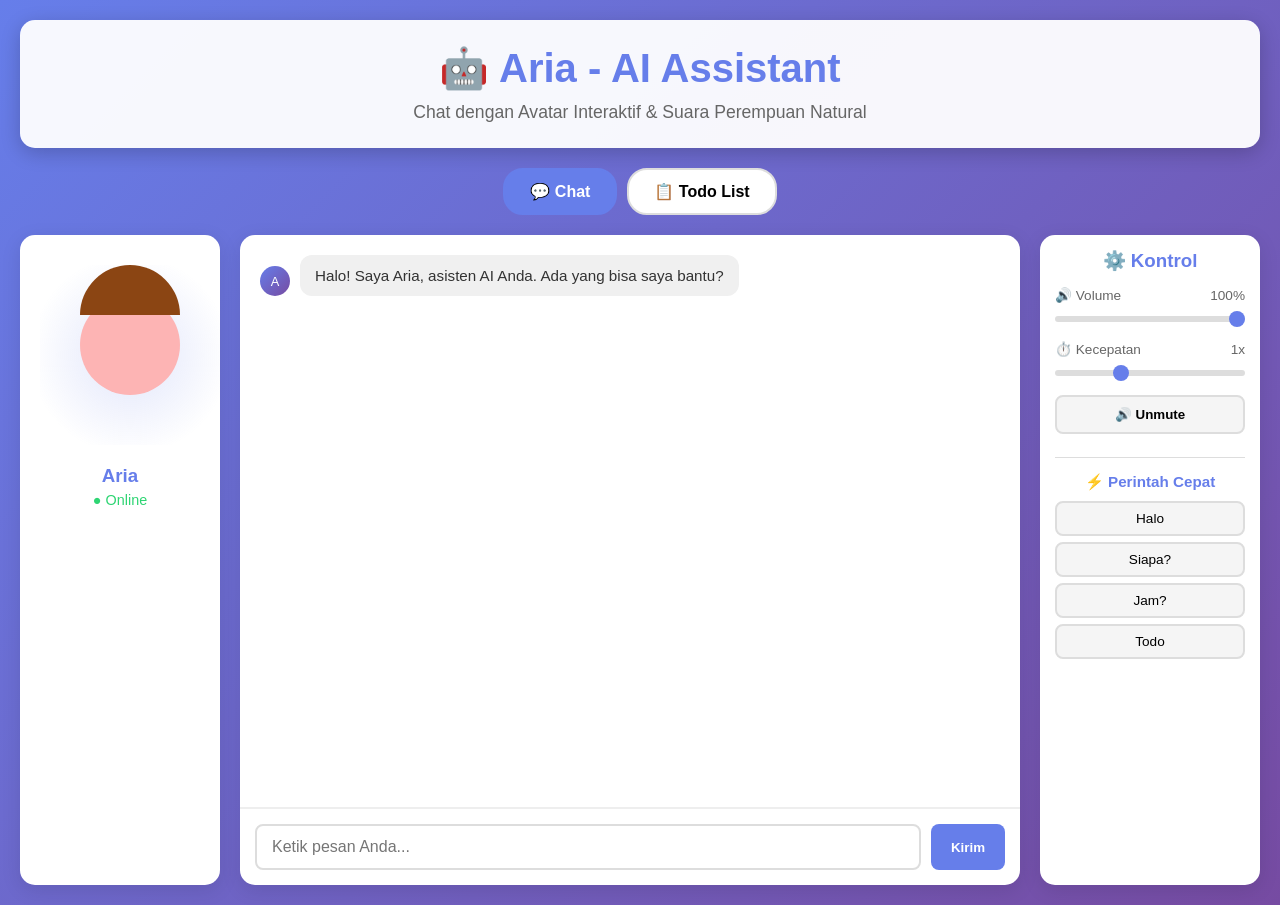
<file: avatar_voice.html>
<!DOCTYPE html>
<html lang="id">
<head>
    <meta charset="UTF-8">
    <meta name="viewport" content="width=device-width, initial-scale=1.0">
    <title>🤖 Aria - AI Assistant dengan Voice & Avatar</title>
    <style>
        * {
            margin: 0;
            padding: 0;
            box-sizing: border-box;
        }

        body {
            font-family: 'Segoe UI', Tahoma, Geneva, Verdana, sans-serif;
            background: linear-gradient(135deg, #667eea 0%, #764ba2 100%);
            min-height: 100vh;
            padding: 20px;
        }

        .container {
            max-width: 1400px;
            margin: 0 auto;
        }

        /* Header */
        header {
            background: rgba(255, 255, 255, 0.95);
            border-radius: 15px;
            padding: 25px;
            margin-bottom: 20px;
            box-shadow: 0 5px 20px rgba(0, 0, 0, 0.2);
            text-align: center;
        }

        header h1 {
            color: #667eea;
            font-size: 2.5em;
            margin-bottom: 10px;
        }

        header p {
            color: #666;
            font-size: 1.1em;
        }

        /* Navigation */
        .nav-tabs {
            display: flex;
            gap: 10px;
            margin-bottom: 20px;
            flex-wrap: wrap;
            justify-content: center;
        }

        .nav-btn {
            padding: 12px 25px;
            background: white;
            border: 2px solid #ddd;
            border-radius: 20px;
            cursor: pointer;
            font-weight: 600;
            font-size: 1em;
            transition: all 0.3s;
        }

        .nav-btn:hover {
            border-color: #667eea;
            color: #667eea;
        }

        .nav-btn.active {
            background: #667eea;
            color: white;
            border-color: #667eea;
        }

        /* Tab Content */
        .tab-content {
            display: none;
            animation: fadeIn 0.3s;
        }

        .tab-content.active {
            display: block;
        }

        @keyframes fadeIn {
            from { opacity: 0; }
            to { opacity: 1; }
        }

        /* Chat Section */
        .chat-section {
            display: grid;
            grid-template-columns: 200px 1fr 220px;
            gap: 20px;
            height: 650px;
        }

        /* Avatar Box */
        .avatar-box {
            background: white;
            border-radius: 15px;
            padding: 20px;
            text-align: center;
            box-shadow: 0 5px 20px rgba(0, 0, 0, 0.1);
            display: flex;
            flex-direction: column;
            align-items: center;
            justify-content: flex-start;
        }

        #avatarCanvas {
            width: 180px;
            height: 180px;
            margin: 10px auto;
        }

        .avatar-info {
            margin-top: 10px;
        }

        .avatar-info h3 {
            color: #667eea;
            margin-bottom: 5px;
        }

        .status {
            color: #2ed573;
            font-size: 0.9em;
        }

        /* Chat Box */
        .chat-box {
            background: white;
            border-radius: 15px;
            display: flex;
            flex-direction: column;
            box-shadow: 0 5px 20px rgba(0, 0, 0, 0.1);
        }

        .chat-messages {
            flex: 1;
            overflow-y: auto;
            padding: 20px;
            display: flex;
            flex-direction: column;
            gap: 15px;
        }

        .message {
            display: flex;
            align-items: flex-end;
            gap: 10px;
            animation: slideIn 0.3s;
        }

        @keyframes slideIn {
            from { opacity: 0; transform: translateY(10px); }
            to { opacity: 1; transform: translateY(0); }
        }

        .message.user {
            justify-content: flex-end;
        }

        .message-content {
            max-width: 70%;
            padding: 12px 15px;
            border-radius: 12px;
            word-wrap: break-word;
            font-size: 0.95em;
        }

        .message.user .message-content {
            background: #667eea;
            color: white;
        }

        .message.ai .message-content {
            background: #f0f0f0;
            color: #333;
        }

        .message-avatar {
            width: 30px;
            height: 30px;
            border-radius: 50%;
            background: linear-gradient(135deg, #667eea 0%, #764ba2 100%);
            display: flex;
            align-items: center;
            justify-content: center;
            color: white;
            font-size: 0.8em;
        }

        .chat-input {
            padding: 15px;
            border-top: 2px solid #eee;
            display: flex;
            gap: 10px;
            flex-wrap: wrap;
        }

        .chat-input input {
            flex: 1;
            min-width: 150px;
            padding: 12px 15px;
            border: 2px solid #ddd;
            border-radius: 8px;
            font-size: 1em;
        }

        .chat-input input:focus {
            outline: none;
            border-color: #667eea;
        }

        .chat-input button {
            padding: 12px 20px;
            background: #667eea;
            color: white;
            border: none;
            border-radius: 8px;
            cursor: pointer;
            font-weight: bold;
            transition: all 0.3s;
        }

        .chat-input button:hover {
            background: #764ba2;
            transform: translateY(-2px);
        }

        /* Control Panel */
        .control-panel {
            background: white;
            border-radius: 15px;
            padding: 15px;
            box-shadow: 0 5px 20px rgba(0, 0, 0, 0.1);
        }

        .control-panel h3 {
            color: #667eea;
            margin-bottom: 15px;
            text-align: center;
        }

        .control-group {
            margin-bottom: 15px;
        }

        .control-label {
            font-size: 0.85em;
            color: #666;
            margin-bottom: 5px;
            display: flex;
            align-items: center;
            justify-content: space-between;
        }

        .control-group input[type="range"] {
            width: 100%;
            height: 6px;
            border-radius: 3px;
            background: #ddd;
            outline: none;
            -webkit-appearance: none;
        }

        .control-group input[type="range"]::-webkit-slider-thumb {
            -webkit-appearance: none;
            appearance: none;
            width: 16px;
            height: 16px;
            border-radius: 50%;
            background: #667eea;
            cursor: pointer;
        }

        .control-group input[type="range"]::-moz-range-thumb {
            width: 16px;
            height: 16px;
            border-radius: 50%;
            background: #667eea;
            cursor: pointer;
            border: none;
        }

        .control-btn {
            width: 100%;
            padding: 10px;
            background: #f5f5f5;
            border: 2px solid #ddd;
            border-radius: 8px;
            cursor: pointer;
            margin-bottom: 8px;
            font-weight: 600;
            transition: all 0.3s;
        }

        .control-btn:hover {
            background: #667eea;
            color: white;
            border-color: #667eea;
        }

        .control-btn.active {
            background: #667eea;
            color: white;
            border-color: #667eea;
        }

        .cmd-btn {
            width: 100%;
            padding: 8px;
            background: #f5f5f5;
            border: 2px solid #ddd;
            border-radius: 8px;
            cursor: pointer;
            margin-bottom: 6px;
            font-size: 0.85em;
            transition: all 0.3s;
        }

        .cmd-btn:hover {
            background: #667eea;
            color: white;
            border-color: #667eea;
        }

        /* Todo Section */
        .todo-section {
            max-width: 900px;
            margin: 0 auto;
        }

        .stats-grid {
            display: grid;
            grid-template-columns: repeat(auto-fit, minmax(150px, 1fr));
            gap: 15px;
            margin-bottom: 20px;
        }

        .stat-card {
            background: white;
            border-radius: 12px;
            padding: 20px;
            text-align: center;
            box-shadow: 0 3px 10px rgba(0, 0, 0, 0.1);
        }

        .stat-icon {
            font-size: 2em;
            margin-bottom: 10px;
        }

        .stat-label {
            color: #999;
            font-size: 0.9em;
            margin-bottom: 5px;
        }

        .stat-value {
            color: #667eea;
            font-size: 2em;
            font-weight: bold;
        }

        .form-section {
            background: white;
            border-radius: 15px;
            padding: 25px;
            margin-bottom: 20px;
            box-shadow: 0 5px 20px rgba(0, 0, 0, 0.1);
        }

        .form-section h2 {
            color: #667eea;
            margin-bottom: 20px;
        }

        .form-group {
            margin-bottom: 15px;
        }

        .form-row {
            display: grid;
            grid-template-columns: repeat(auto-fit, minmax(150px, 1fr));
            gap: 15px;
        }

        .form-group input,
        .form-group textarea,
        .form-group select {
            width: 100%;
            padding: 12px 15px;
            border: 2px solid #ddd;
            border-radius: 8px;
            font-size: 1em;
            font-family: inherit;
        }

        .form-group input:focus,
        .form-group textarea:focus,
        .form-group select:focus {
            outline: none;
            border-color: #667eea;
        }

        .btn-primary {
            width: 100%;
            padding: 15px;
            background: linear-gradient(135deg, #667eea 0%, #764ba2 100%);
            color: white;
            border: none;
            border-radius: 8px;
            font-size: 1.1em;
            font-weight: bold;
            cursor: pointer;
            transition: all 0.3s;
        }

        .btn-primary:hover {
            transform: translateY(-2px);
            box-shadow: 0 5px 15px rgba(102, 126, 234, 0.4);
        }

        .filter-btns {
            display: flex;
            gap: 10px;
            margin-bottom: 20px;
            flex-wrap: wrap;
        }

        .filter-btn {
            padding: 10px 20px;
            background: white;
            border: 2px solid #ddd;
            border-radius: 20px;
            cursor: pointer;
            font-weight: 500;
        }

        .filter-btn.active {
            background: #667eea;
            color: white;
            border-color: #667eea;
        }

        .todo-list {
            background: white;
            border-radius: 15px;
            padding: 20px;
            box-shadow: 0 5px 20px rgba(0, 0, 0, 0.1);
        }

        .todo-item {
            display: flex;
            align-items: center;
            gap: 15px;
            padding: 15px;
            background: #f9f9f9;
            border-radius: 10px;
            border-left: 5px solid #ddd;
            margin-bottom: 10px;
        }

        .todo-item.priority-high {
            border-left-color: #ff4757;
            background: rgba(255, 71, 87, 0.05);
        }

        .todo-item.priority-medium {
            border-left-color: #ffa502;
        }

        .todo-item.priority-low {
            border-left-color: #2ed573;
        }

        .todo-item.completed {
            opacity: 0.5;
        }

        .todo-item input[type="checkbox"] {
            width: 24px;
            height: 24px;
            cursor: pointer;
        }

        .todo-content {
            flex: 1;
        }

        .todo-title {
            font-weight: bold;
            margin-bottom: 5px;
        }

        .todo-item.completed .todo-title {
            text-decoration: line-through;
            color: #999;
        }

        .todo-meta {
            display: flex;
            gap: 8px;
            font-size: 0.85em;
        }

        .badge {
            background: #e8f0ff;
            color: #667eea;
            padding: 4px 10px;
            border-radius: 8px;
        }

        .btn-delete {
            background: #fff0f0;
            color: #ff4757;
            border: none;
            padding: 8px 12px;
            border-radius: 6px;
            cursor: pointer;
        }

        .btn-delete:hover {
            background: #ff4757;
            color: white;
        }

        .empty-state {
            text-align: center;
            padding: 40px;
            color: #999;
        }

        /* Responsive */
        @media (max-width: 1024px) {
            .chat-section {
                grid-template-columns: 1fr;
                height: auto;
            }
        }

        @media (max-width: 768px) {
            header h1 {
                font-size: 1.8em;
            }

            .chat-section {
                grid-template-columns: 1fr;
            }

            .stats-grid {
                grid-template-columns: 1fr 1fr;
            }
        }
    </style>
</head>
<body>
    <div class="container">
        <!-- Header -->
        <header>
            <h1>🤖 Aria - AI Assistant</h1>
            <p>Chat dengan Avatar Interaktif & Suara Perempuan Natural</p>
        </header>

        <!-- Navigation -->
        <div class="nav-tabs">
            <button class="nav-btn active" onclick="switchTab('chat')">💬 Chat</button>
            <button class="nav-btn" onclick="switchTab('todo')">📋 Todo List</button>
        </div>

        <!-- Chat Tab -->
        <div id="chat" class="tab-content active">
            <div class="chat-section">
                <!-- Avatar -->
                <div class="avatar-box">
                    <canvas id="avatarCanvas"></canvas>
                    <div class="avatar-info">
                        <h3>Aria</h3>
                        <p class="status">● Online</p>
                    </div>
                </div>

                <!-- Chat -->
                <div class="chat-box">
                    <div class="chat-messages" id="chatMessages">
                        <div class="message ai">
                            <div class="message-avatar">A</div>
                            <div class="message-content">Halo! Saya Aria, asisten AI Anda. Ada yang bisa saya bantu?</div>
                        </div>
                    </div>
                    <div class="chat-input">
                        <input type="text" id="chatInput" placeholder="Ketik pesan Anda...">
                        <button onclick="sendMessage()">Kirim</button>
                    </div>
                </div>

                <!-- Controls -->
                <div class="control-panel">
                    <h3>⚙️ Kontrol</h3>

                    <div class="control-group">
                        <div class="control-label">
                            <span>🔊 Volume</span>
                            <span id="volumeValue">100%</span>
                        </div>
                        <input type="range" id="volumeSlider" min="0" max="100" value="100" 
                               oninput="updateVolume(this.value)">
                    </div>

                    <div class="control-group">
                        <div class="control-label">
                            <span>⏱️ Kecepatan</span>
                            <span id="speedValue">1x</span>
                        </div>
                        <input type="range" id="speedSlider" min="0.5" max="2" step="0.5" value="1" 
                               oninput="updateSpeed(this.value)">
                    </div>

                    <button class="control-btn" id="muteBtn" onclick="toggleMute()">🔊 Unmute</button>

                    <hr style="margin: 15px 0; border: none; border-top: 1px solid #ddd;">

                    <h3 style="font-size: 0.95em; margin-bottom: 10px;">⚡ Perintah Cepat</h3>
                    <button class="cmd-btn" onclick="sendPredefinedMessage('Halo Aria')">Halo</button>
                    <button class="cmd-btn" onclick="sendPredefinedMessage('Siapa nama kamu?')">Siapa?</button>
                    <button class="cmd-btn" onclick="sendPredefinedMessage('Jam berapa?')">Jam?</button>
                    <button class="cmd-btn" onclick="sendPredefinedMessage('Lihat todo')">Todo</button>
                </div>
            </div>
        </div>

        <!-- Todo Tab -->
        <div id="todo" class="tab-content">
            <div class="todo-section">
                <!-- Stats -->
                <div class="stats-grid">
                    <div class="stat-card">
                        <div class="stat-icon">📊</div>
                        <div class="stat-label">Total</div>
                        <div class="stat-value" id="statTotal">0</div>
                    </div>
                    <div class="stat-card">
                        <div class="stat-icon">✅</div>
                        <div class="stat-label">Selesai</div>
                        <div class="stat-value" id="statCompleted">0</div>
                    </div>
                    <div class="stat-card">
                        <div class="stat-icon">⏳</div>
                        <div class="stat-label">Pending</div>
                        <div class="stat-value" id="statPending">0</div>
                    </div>
                    <div class="stat-card">
                        <div class="stat-icon">🔴</div>
                        <div class="stat-label">High Priority</div>
                        <div class="stat-value" id="statHighPriority">0</div>
                    </div>
                </div>

                <!-- Add Todo -->
                <div class="form-section">
                    <h2>➕ Tambah Todo Baru</h2>
                    <form onsubmit="addTodo(event)">
                        <div class="form-group">
                            <input type="text" id="todoTitle" placeholder="Apa yang perlu dikerjakan?" required>
                        </div>

                        <div class="form-row">
                            <div class="form-group">
                                <select id="todoPriority">
                                    <option value="low">🟢 Low Priority</option>
                                    <option value="medium" selected>🟡 Medium Priority</option>
                                    <option value="high">🔴 High Priority</option>
                                </select>
                            </div>

                            <div class="form-group">
                                <select id="todoCategory">
                                    <option value="general">General</option>
                                    <option value="pekerjaan">Pekerjaan</option>
                                    <option value="belajar">Belajar</option>
                                    <option value="belanja">Belanja</option>
                                </select>
                            </div>

                            <div class="form-group">
                                <input type="date" id="todoDueDate">
                            </div>
                        </div>

                        <button type="submit" class="btn-primary">➕ Tambah</button>
                    </form>
                </div>

                <!-- Filter -->
                <div class="filter-btns">
                    <button class="filter-btn active" onclick="filterTodos('all')">Semua</button>
                    <button class="filter-btn" onclick="filterTodos('pending')">Pending</button>
                    <button class="filter-btn" onclick="filterTodos('completed')">Selesai</button>
                    <button class="filter-btn" onclick="filterTodos('high')">High Priority</button>
                </div>

                <!-- Todo List -->
                <div class="todo-list">
                    <div id="todoList"></div>
                </div>
            </div>
        </div>
    </div>

    <script>
        // ===== AVATAR DRAWING =====
        const canvas = document.getElementById('avatarCanvas');
        const ctx = canvas.getContext('2d');

        let avatarState = 'neutral';
        let eyeBlinkFrame = 0;
        let mouthFrame = 0;

        function drawAvatar() {
            ctx.clearRect(0, 0, canvas.width, canvas.height);
            
            const cx = canvas.width / 2;
            const cy = canvas.height / 2;

            // Glow
            const gradient = ctx.createRadialGradient(cx, cy, 0, cx, cy, 100);
            gradient.addColorStop(0, 'rgba(102, 126, 234, 0.2)');
            gradient.addColorStop(1, 'rgba(102, 126, 234, 0)');
            ctx.fillStyle = gradient;
            ctx.fillRect(0, 0, canvas.width, canvas.height);

            // Head
            ctx.fillStyle = '#FDB4B4';
            ctx.beginPath();
            ctx.arc(cx, cy - 10, 50, 0, Math.PI * 2);
            ctx.fill();

            // Hair
            ctx.fillStyle = '#8B4513';
            ctx.beginPath();
            ctx.arc(cx, cy - 40, 50, 0, Math.PI, true);
            ctx.fill();

            drawEyes();
            drawMouth();

            if (avatarState === 'thinking') {
                drawThinkingPose();
            } else if (avatarState === 'listening') {
                drawListeningPose();
            } else if (avatarState === 'happy') {
                drawHappyPose();
            } else if (avatarState === 'confused') {
                drawConfusedPose();
            }

            eyeBlinkFrame++;
            mouthFrame++;
        }

        function drawEyes() {
            const cx = canvas.width / 2;
            const cy = canvas.height / 2;

            const blinkCycle = Math.floor(eyeBlinkFrame / 30) % 40;
            const blinkAmount = blinkCycle < 3 ? (3 - blinkCycle) * 15 : 0;

            ctx.fillStyle = 'white';
            ctx.beginPath();
            ctx.ellipse(cx - 15, cy - 15, 8, 12 - blinkAmount, 0, 0, Math.PI * 2);
            ctx.fill();

            ctx.beginPath();
            ctx.ellipse(cx + 15, cy - 15, 8, 12 - blinkAmount, 0, 0, Math.PI * 2);
            ctx.fill();

            ctx.fillStyle = '#333';
            ctx.beginPath();
            ctx.arc(cx - 15, cy - 15, 4, 0, Math.PI * 2);
            ctx.fill();

            ctx.beginPath();
            ctx.arc(cx + 15, cy - 15, 4, 0, Math.PI * 2);
            ctx.fill();

            ctx.fillStyle = 'white';
            ctx.beginPath();
            ctx.arc(cx - 13, cy - 17, 2, 0, Math.PI * 2);
            ctx.fill();

            ctx.beginPath();
            ctx.arc(cx + 17, cy - 17, 2, 0, Math.PI * 2);
            ctx.fill();
        }

        function drawMouth() {
            const cx = canvas.width / 2;
            const cy = canvas.height / 2;
            const mouthY = cy + 20;

            ctx.strokeStyle = '#333';
            ctx.lineWidth = 2;
            ctx.lineCap = 'round';

            if (avatarState === 'talking') {
                const openAmount = Math.sin(mouthFrame * 0.15) * 3 + 5;
                ctx.beginPath();
                ctx.ellipse(cx, mouthY, 15, openAmount, 0, 0, Math.PI);
                ctx.stroke();
                
                ctx.fillStyle = '#E08080';
                ctx.beginPath();
                ctx.ellipse(cx, mouthY + openAmount - 2, 8, 3, 0, 0, Math.PI * 2);
                ctx.fill();
            } else if (avatarState === 'happy') {
                ctx.beginPath();
                ctx.arc(cx, mouthY, 15, 0, Math.PI);
                ctx.stroke();
            } else if (avatarState === 'confused') {
                ctx.beginPath();
                ctx.arc(cx, mouthY + 5, 15, Math.PI, 0);
                ctx.stroke();
            } else {
                ctx.beginPath();
                ctx.moveTo(cx - 12, mouthY);
                ctx.lineTo(cx + 12, mouthY);
                ctx.stroke();
            }
        }

        function drawThinkingPose() {
            const cx = canvas.width / 2;
            const cy = canvas.height / 2;
            const rotation = (eyeBlinkFrame * 0.1) % (Math.PI * 2);
            
            for (let i = 0; i < 3; i++) {
                const angle = rotation + (i * Math.PI * 2 / 3);
                const x = cx + Math.cos(angle) * 40;
                const y = cy - 70 + Math.sin(angle) * 10;
                
                ctx.fillStyle = `rgba(102, 126, 234, ${0.7 - i * 0.2})`;
                ctx.beginPath();
                ctx.arc(x, y, 3, 0, Math.PI * 2);
                ctx.fill();
            }

            ctx.strokeStyle = '#667eea';
            ctx.lineWidth = 1.5;
            ctx.beginPath();
            ctx.arc(cx + 50, cy - 50, 8, 0, Math.PI * 2);
            ctx.stroke();
        }

        function drawListeningPose() {
            const cx = canvas.width / 2;
            const cy = canvas.height / 2;

            ctx.strokeStyle = '#667eea';
            ctx.lineWidth = 1.5;
            
            for (let i = 1; i <= 3; i++) {
                const waveSize = eyeBlinkFrame * 0.05 + i * 3;
                ctx.beginPath();
                ctx.arc(cx - 60, cy, waveSize, 0, Math.PI * 2);
                ctx.stroke();
            }
        }

        function drawHappyPose() {
            const cx = canvas.width / 2;
            const cy = canvas.height / 2;

            ctx.fillStyle = 'rgba(255, 192, 203, 0.5)';
            ctx.beginPath();
            ctx.ellipse(cx - 35, cy - 5, 12, 8, 0, 0, Math.PI * 2);
            ctx.fill();

            ctx.beginPath();
            ctx.ellipse(cx + 35, cy - 5, 12, 8, 0, 0, Math.PI * 2);
            ctx.fill();

            ctx.fillStyle = '#FFD700';
            for (let i = 0; i < 2; i++) {
                const sparkleX = cx - 40 + i * 80;
                const sparkleY = cy - 45;
                ctx.beginPath();
                ctx.arc(sparkleX, sparkleY, 3, 0, Math.PI * 2);
                ctx.fill();
            }
        }

        function drawConfusedPose() {
            const cx = canvas.width / 2;
            const cy = canvas.height / 2;

            ctx.strokeStyle = '#8B4513';
            ctx.lineWidth = 2.5;
            ctx.lineCap = 'round';

            ctx.beginPath();
            ctx.arc(cx - 15, cy - 30, 10, Math.PI, 0);
            ctx.stroke();

            ctx.beginPath();
            ctx.arc(cx + 15, cy - 30, 10, Math.PI, 0);
            ctx.stroke();

            ctx.fillStyle = '#667eea';
            ctx.font = 'bold 20px Arial';
            ctx.textAlign = 'center';
            ctx.fillText('?', cx + 45, cy - 40);
        }

        function setAvatarState(state) {
            avatarState = state;
            drawAvatar();
        }

        // ===== VOICE =====
        let isMuted = false;
        let currentVolume = 1.0;
        let currentRate = 1.0;

        function speak(text) {
            if (isMuted) return;

            window.speechSynthesis.cancel();

            const utterance = new SpeechSynthesisUtterance(text);
            utterance.lang = 'id-ID';
            utterance.rate = currentRate;
            utterance.volume = currentVolume;

            const voices = window.speechSynthesis.getVoices();
            const femaleVoice = voices.find(voice => 
                voice.name.includes('female') || 
                voice.name.includes('woman') ||
                voice.name.includes('Microsoft Zira')
            ) || voices[1];

            if (femaleVoice) {
                utterance.voice = femaleVoice;
            }

            utterance.onstart = () => setAvatarState('talking');
            utterance.onend = () => setAvatarState('neutral');

            window.speechSynthesis.speak(utterance);
        }

        function updateVolume(value) {
            currentVolume = value / 100;
            document.getElementById('volumeValue').textContent = value + '%';
        }

        function updateSpeed(value) {
            currentRate = parseFloat(value);
            document.getElementById('speedValue').textContent = value + 'x';
        }

        function toggleMute() {
            isMuted = !isMuted;
            const btn = document.getElementById('muteBtn');
            btn.textContent = isMuted ? '🔇 Mute' : '🔊 Unmute';
            btn.classList.toggle('active');
            window.speechSynthesis.cancel();
        }

        // ===== CHAT =====
        const aiResponses = {
            'halo': 'Halo! Saya Aria, senang bertemu Anda! 😊',
            'siapa nama kamu': 'Nama saya adalah Aria, asisten AI Anda yang siap membantu 24/7.',
            'siapa kamu': 'Saya Aria, asisten AI yang dapat membantu Anda dengan chat, todo list, dan berbagai tugas lainnya.',
            'jam berapa': 'Waktu sekarang adalah ' + new Date().toLocaleTimeString('id-ID'),
            'lihat todo': 'Saya akan menunjukkan todo list Anda di tab Todo List.',
            'apa kabar': 'Saya baik-baik saja! Bagaimana dengan Anda?',
            'terima kasih': 'Sama-sama! Senang bisa membantu Anda.',
            'default': 'Maaf, saya tidak terlalu mengerti. Coba "Halo", "Jam berapa", atau "Lihat todo".'
        };

        function getAIResponse(text) {
            text = text.toLowerCase();
            for (const [key, response] of Object.entries(aiResponses)) {
                if (text.includes(key)) {
                    return response;
                }
            }
            return aiResponses['default'];
        }

        function sendMessage() {
            const input = document.getElementById('chatInput');
            const message = input.value.trim();
            if (!message) return;

            addChatMessage('user', message);
            input.value = '';

            setAvatarState('thinking');

            setTimeout(() => {
                const response = getAIResponse(message);
                addChatMessage('ai', response);
                speak(response);
            }, 1500);
        }

        function sendPredefinedMessage(message) {
            document.getElementById('chatInput').value = message;
            sendMessage();
        }

        function addChatMessage(sender, text) {
            const messagesDiv = document.getElementById('chatMessages');
            const messageDiv = document.createElement('div');
            messageDiv.className = `message ${sender}`;
            
            const content = document.createElement('div');
            content.className = 'message-content';
            content.textContent = text;

            if (sender === 'ai') {
                const avatar = document.createElement('div');
                avatar.className = 'message-avatar';
                avatar.textContent = 'A';
                messageDiv.appendChild(avatar);
            }

            messageDiv.appendChild(content);
            messagesDiv.appendChild(messageDiv);
            messagesDiv.scrollTop = messagesDiv.scrollHeight;
        }

        // ===== TABS =====
        function switchTab(tabName) {
            document.querySelectorAll('.tab-content').forEach(tab => tab.classList.remove('active'));
            document.querySelectorAll('.nav-btn').forEach(btn => btn.classList.remove('active'));

            document.getElementById(tabName).classList.add('active');
            event.target.classList.add('active');
        }

        // ===== TODO =====
        const storage = {
            getTodos: () => JSON.parse(localStorage.getItem('todos') || '[]'),
            saveTodos: (todos) => localStorage.setItem('todos', JSON.stringify(todos)),
        };

        function addTodo(event) {
            event.preventDefault();

            const title = document.getElementById('todoTitle').value;
            const priority = document.getElementById('todoPriority').value;
            const category = document.getElementById('todoCategory').value;
            const dueDate = document.getElementById('todoDueDate').value;

            const todos = storage.getTodos();
            const newTodo = {
                id: Date.now(),
                title,
                priority,
                category,
                dueDate,
                completed: false
            };

            todos.push(newTodo);
            storage.saveTodos(todos);

            document.getElementById('todoTitle').value = '';
            document.getElementById('todoDueDate').value = '';

            updateTodoUI();
        }

        function completeTodo(id) {
            const todos = storage.getTodos();
            const todo = todos.find(t => t.id === id);
            if (todo) {
                todo.completed = !todo.completed;
                storage.saveTodos(todos);
                updateTodoUI();
            }
        }

        function deleteTodo(id) {
            const todos = storage.getTodos().filter(t => t.id !== id);
            storage.saveTodos(todos);
            updateTodoUI();
        }

        function filterTodos(filter) {
            document.querySelectorAll('.filter-btn').forEach(btn => btn.classList.remove('active'));
            event.target.classList.add('active');
            updateTodoUI(filter);
        }

        function updateTodoUI(filter = 'all') {
            const todos = storage.getTodos();
            const todoList = document.getElementById('todoList');

            let filtered = todos;
            if (filter === 'pending') filtered = todos.filter(t => !t.completed);
            else if (filter === 'completed') filtered = todos.filter(t => t.completed);
            else if (filter === 'high') filtered = todos.filter(t => t.priority === 'high');

            document.getElementById('statTotal').textContent = todos.length;
            document.getElementById('statCompleted').textContent = todos.filter(t => t.completed).length;
            document.getElementById('statPending').textContent = todos.filter(t => !t.completed).length;
            document.getElementById('statHighPriority').textContent = todos.filter(t => t.priority === 'high').length;

            if (filtered.length === 0) {
                todoList.innerHTML = '<p class="empty-state">Tidak ada todo 🎉</p>';
                return;
            }

            todoList.innerHTML = filtered.map(todo => `
                <div class="todo-item ${todo.completed ? 'completed' : ''} priority-${todo.priority}">
                    <input type="checkbox" ${todo.completed ? 'checked' : ''} onchange="completeTodo(${todo.id})">
                    <div class="todo-content">
                        <div class="todo-title">${escapeHtml(todo.title)}</div>
                        <div class="todo-meta">
                            <span class="badge">${todo.category}</span>
                            <span class="badge">${todo.priority}</span>
                            ${todo.dueDate ? `<span class="badge">📅 ${todo.dueDate}</span>` : ''}
                        </div>
                    </div>
                    <button class="btn-delete" onclick="deleteTodo(${todo.id})">🗑️</button>
                </div>
            `).join('');
        }

        function escapeHtml(text) {
            const div = document.createElement('div');
            div.textContent = text;
            return div.innerHTML;
        }

        // ===== INIT =====
        document.addEventListener('DOMContentLoaded', () => {
            canvas.width = 180;
            canvas.height = 180;

            drawAvatar();

            setInterval(() => {
                drawAvatar();
            }, 50);

            updateTodoUI();

            document.getElementById('chatInput').addEventListener('keypress', (e) => {
                if (e.key === 'Enter') sendMessage();
            });

            window.speechSynthesis.onvoiceschanged = () => {
                window.speechSynthesis.getVoices();
            };
        });
    </script>
</body>
</html>
</file>
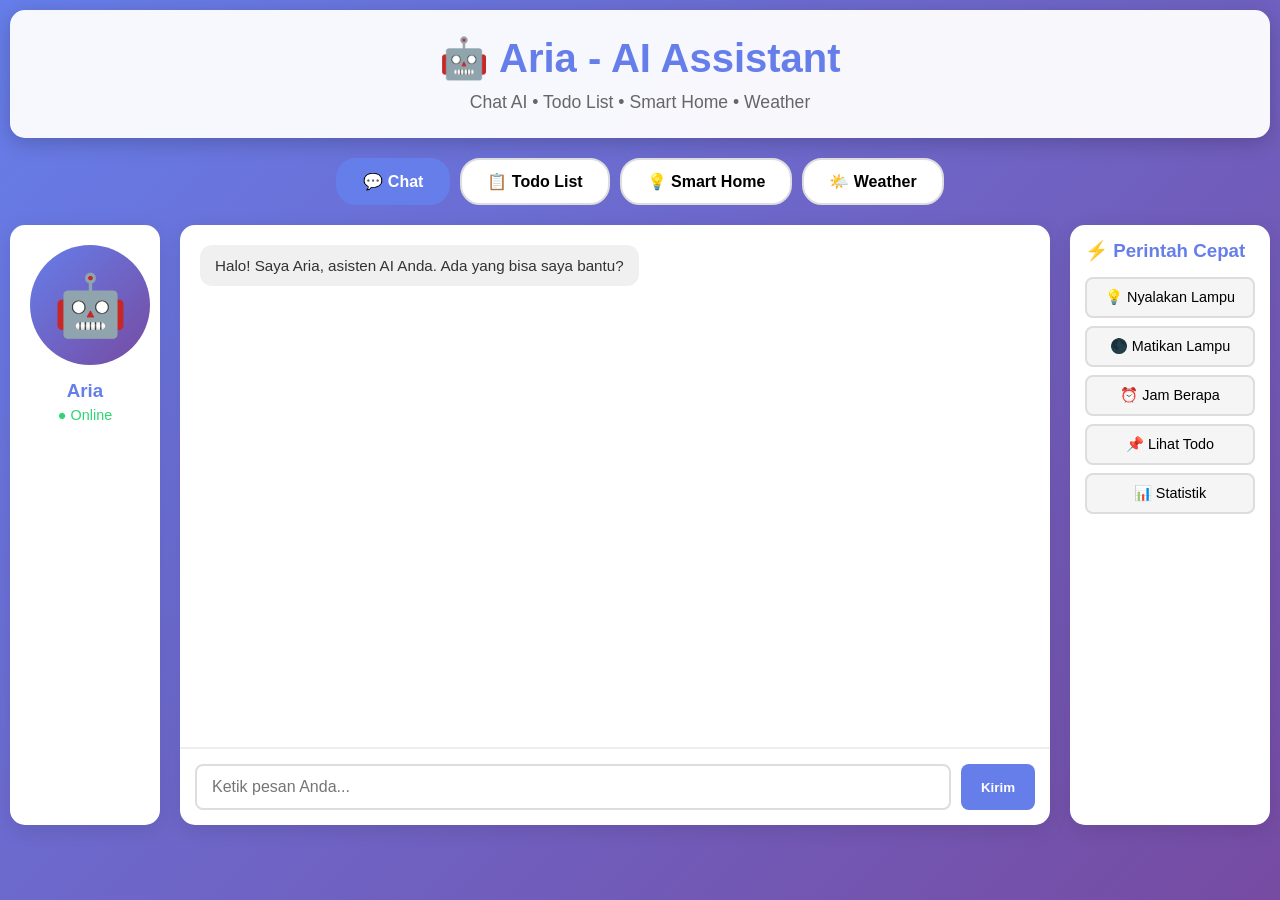
<file: standalone.html>
<!DOCTYPE html>
<html lang="id">
<head>
    <meta charset="UTF-8">
    <meta name="viewport" content="width=device-width, initial-scale=1.0">
    <title>🤖 Aria - AI Assistant Complete</title>
    <style>
        * {
            margin: 0;
            padding: 0;
            box-sizing: border-box;
        }

        body {
            font-family: 'Segoe UI', Tahoma, Geneva, Verdana, sans-serif;
            background: linear-gradient(135deg, #667eea 0%, #764ba2 100%);
            min-height: 100vh;
            padding: 10px;
        }

        .main-container {
            max-width: 1400px;
            margin: 0 auto;
        }

        /* Header */
        header {
            background: rgba(255, 255, 255, 0.95);
            border-radius: 15px;
            padding: 25px;
            margin-bottom: 20px;
            box-shadow: 0 5px 20px rgba(0, 0, 0, 0.2);
            text-align: center;
        }

        header h1 {
            color: #667eea;
            font-size: 2.5em;
            margin-bottom: 10px;
        }

        header p {
            color: #666;
            font-size: 1.1em;
        }

        /* Navigation Tabs */
        .nav-tabs {
            display: flex;
            gap: 10px;
            margin-bottom: 20px;
            flex-wrap: wrap;
            justify-content: center;
        }

        .nav-btn {
            padding: 12px 25px;
            background: white;
            border: 2px solid #ddd;
            border-radius: 20px;
            cursor: pointer;
            font-weight: 600;
            font-size: 1em;
            transition: all 0.3s;
        }

        .nav-btn:hover {
            border-color: #667eea;
            color: #667eea;
        }

        .nav-btn.active {
            background: #667eea;
            color: white;
            border-color: #667eea;
        }

        /* Tab Content */
        .tab-content {
            display: none;
            animation: fadeIn 0.3s;
        }

        .tab-content.active {
            display: block;
        }

        @keyframes fadeIn {
            from { opacity: 0; }
            to { opacity: 1; }
        }

        /* ===== CHAT AI SECTION ===== */
        .chat-section {
            display: grid;
            grid-template-columns: 150px 1fr 200px;
            gap: 20px;
            height: 600px;
        }

        .avatar-box {
            background: white;
            border-radius: 15px;
            padding: 20px;
            text-align: center;
            box-shadow: 0 5px 20px rgba(0, 0, 0, 0.1);
        }

        .avatar-circle {
            width: 120px;
            height: 120px;
            background: linear-gradient(135deg, #667eea 0%, #764ba2 100%);
            border-radius: 50%;
            display: flex;
            align-items: center;
            justify-content: center;
            font-size: 60px;
            margin: 0 auto 15px;
            animation: pulse 2s infinite;
        }

        @keyframes pulse {
            0%, 100% { transform: scale(1); }
            50% { transform: scale(1.05); }
        }

        .avatar-box h3 {
            color: #667eea;
            margin-bottom: 5px;
        }

        .status {
            color: #2ed573;
            font-size: 0.9em;
        }

        .chat-box {
            background: white;
            border-radius: 15px;
            display: flex;
            flex-direction: column;
            box-shadow: 0 5px 20px rgba(0, 0, 0, 0.1);
        }

        .chat-messages {
            flex: 1;
            overflow-y: auto;
            padding: 20px;
            display: flex;
            flex-direction: column;
            gap: 15px;
        }

        .message {
            display: flex;
            animation: slideIn 0.3s;
        }

        @keyframes slideIn {
            from { opacity: 0; transform: translateY(10px); }
            to { opacity: 1; transform: translateY(0); }
        }

        .message.user {
            justify-content: flex-end;
        }

        .message.ai {
            justify-content: flex-start;
        }

        .message-content {
            max-width: 80%;
            padding: 12px 15px;
            border-radius: 12px;
            word-wrap: break-word;
            font-size: 0.95em;
        }

        .message.user .message-content {
            background: #667eea;
            color: white;
        }

        .message.ai .message-content {
            background: #f0f0f0;
            color: #333;
        }

        .chat-input {
            padding: 15px;
            border-top: 2px solid #eee;
            display: flex;
            gap: 10px;
        }

        .chat-input input {
            flex: 1;
            padding: 12px 15px;
            border: 2px solid #ddd;
            border-radius: 8px;
            font-size: 1em;
        }

        .chat-input input:focus {
            outline: none;
            border-color: #667eea;
        }

        .chat-input button {
            padding: 12px 20px;
            background: #667eea;
            color: white;
            border: none;
            border-radius: 8px;
            cursor: pointer;
            font-weight: bold;
        }

        .chat-input button:hover {
            background: #764ba2;
        }

        .quick-commands {
            background: white;
            border-radius: 15px;
            padding: 15px;
            box-shadow: 0 5px 20px rgba(0, 0, 0, 0.1);
        }

        .quick-commands h3 {
            color: #667eea;
            margin-bottom: 15px;
        }

        .cmd-btn {
            width: 100%;
            padding: 10px;
            background: #f5f5f5;
            border: 2px solid #ddd;
            border-radius: 8px;
            cursor: pointer;
            margin-bottom: 8px;
            font-size: 0.9em;
            transition: all 0.3s;
        }

        .cmd-btn:hover {
            background: #667eea;
            color: white;
            border-color: #667eea;
        }

        /* ===== TODO LIST SECTION ===== */
        .todo-section {
            max-width: 900px;
            margin: 0 auto;
        }

        .stats-grid {
            display: grid;
            grid-template-columns: repeat(auto-fit, minmax(150px, 1fr));
            gap: 15px;
            margin-bottom: 20px;
        }

        .stat-card {
            background: white;
            border-radius: 12px;
            padding: 20px;
            text-align: center;
            box-shadow: 0 3px 10px rgba(0, 0, 0, 0.1);
        }

        .stat-icon {
            font-size: 2em;
            margin-bottom: 10px;
        }

        .stat-label {
            color: #999;
            font-size: 0.9em;
            margin-bottom: 5px;
        }

        .stat-value {
            color: #667eea;
            font-size: 2em;
            font-weight: bold;
        }

        .form-section {
            background: white;
            border-radius: 15px;
            padding: 25px;
            margin-bottom: 20px;
            box-shadow: 0 5px 20px rgba(0, 0, 0, 0.1);
        }

        .form-section h2 {
            color: #667eea;
            margin-bottom: 20px;
        }

        .form-group {
            margin-bottom: 15px;
        }

        .form-row {
            display: grid;
            grid-template-columns: repeat(auto-fit, minmax(150px, 1fr));
            gap: 15px;
        }

        .form-group input,
        .form-group textarea,
        .form-group select {
            width: 100%;
            padding: 12px 15px;
            border: 2px solid #ddd;
            border-radius: 8px;
            font-size: 1em;
            font-family: inherit;
        }

        .form-group input:focus,
        .form-group textarea:focus,
        .form-group select:focus {
            outline: none;
            border-color: #667eea;
        }

        .btn-primary {
            width: 100%;
            padding: 15px;
            background: linear-gradient(135deg, #667eea 0%, #764ba2 100%);
            color: white;
            border: none;
            border-radius: 8px;
            font-size: 1.1em;
            font-weight: bold;
            cursor: pointer;
        }

        .btn-primary:hover {
            transform: translateY(-2px);
            box-shadow: 0 5px 15px rgba(102, 126, 234, 0.4);
        }

        .filter-btns {
            display: flex;
            gap: 10px;
            margin-bottom: 20px;
            flex-wrap: wrap;
        }

        .filter-btn {
            padding: 10px 20px;
            background: white;
            border: 2px solid #ddd;
            border-radius: 20px;
            cursor: pointer;
            font-weight: 500;
        }

        .filter-btn.active {
            background: #667eea;
            color: white;
            border-color: #667eea;
        }

        .todo-list {
            background: white;
            border-radius: 15px;
            padding: 20px;
            box-shadow: 0 5px 20px rgba(0, 0, 0, 0.1);
        }

        .todo-item {
            display: flex;
            align-items: center;
            gap: 15px;
            padding: 15px;
            background: #f9f9f9;
            border-radius: 10px;
            border-left: 5px solid #ddd;
            margin-bottom: 10px;
        }

        .todo-item.priority-high {
            border-left-color: #ff4757;
            background: rgba(255, 71, 87, 0.05);
        }

        .todo-item.priority-medium {
            border-left-color: #ffa502;
        }

        .todo-item.priority-low {
            border-left-color: #2ed573;
        }

        .todo-item.completed {
            opacity: 0.5;
        }

        .todo-item input[type="checkbox"] {
            width: 24px;
            height: 24px;
            cursor: pointer;
        }

        .todo-content {
            flex: 1;
        }

        .todo-title {
            font-weight: bold;
            margin-bottom: 5px;
        }

        .todo-item.completed .todo-title {
            text-decoration: line-through;
            color: #999;
        }

        .todo-meta {
            display: flex;
            gap: 8px;
            font-size: 0.85em;
        }

        .badge {
            background: #e8f0ff;
            color: #667eea;
            padding: 4px 10px;
            border-radius: 8px;
        }

        .btn-delete {
            background: #fff0f0;
            color: #ff4757;
            border: none;
            padding: 8px 12px;
            border-radius: 6px;
            cursor: pointer;
        }

        .btn-delete:hover {
            background: #ff4757;
            color: white;
        }

        /* ===== SMART HOME SECTION ===== */
        .smart-home-section {
            max-width: 900px;
            margin: 0 auto;
        }

        .device-grid {
            display: grid;
            grid-template-columns: repeat(auto-fit, minmax(250px, 1fr));
            gap: 20px;
        }

        .device-card {
            background: white;
            border-radius: 15px;
            padding: 25px;
            text-align: center;
            box-shadow: 0 5px 20px rgba(0, 0, 0, 0.1);
            transition: all 0.3s;
        }

        .device-card:hover {
            transform: translateY(-5px);
            box-shadow: 0 10px 30px rgba(0, 0, 0, 0.2);
        }

        .device-icon {
            font-size: 3em;
            margin-bottom: 15px;
        }

        .device-name {
            color: #333;
            font-size: 1.2em;
            font-weight: bold;
            margin-bottom: 15px;
        }

        .device-status {
            color: #666;
            margin-bottom: 15px;
            font-size: 0.95em;
        }

        .toggle-btn {
            width: 100%;
            padding: 12px;
            border: none;
            border-radius: 8px;
            font-weight: bold;
            cursor: pointer;
            transition: all 0.3s;
            font-size: 1em;
        }

        .toggle-btn.on {
            background: #2ed573;
            color: white;
        }

        .toggle-btn.off {
            background: #ff4757;
            color: white;
        }

        /* ===== WEATHER SECTION ===== */
        .weather-section {
            max-width: 900px;
            margin: 0 auto;
        }

        .weather-input {
            background: white;
            border-radius: 15px;
            padding: 20px;
            margin-bottom: 20px;
            box-shadow: 0 5px 20px rgba(0, 0, 0, 0.1);
            display: flex;
            gap: 10px;
        }

        .weather-input input {
            flex: 1;
            padding: 12px 15px;
            border: 2px solid #ddd;
            border-radius: 8px;
            font-size: 1em;
        }

        .weather-input button {
            padding: 12px 20px;
            background: #667eea;
            color: white;
            border: none;
            border-radius: 8px;
            cursor: pointer;
            font-weight: bold;
        }

        .weather-result {
            background: white;
            border-radius: 15px;
            padding: 30px;
            text-align: center;
            box-shadow: 0 5px 20px rgba(0, 0, 0, 0.1);
        }

        .weather-result.error {
            color: #ff4757;
        }

        .weather-temp {
            font-size: 3em;
            font-weight: bold;
            color: #667eea;
            margin: 20px 0;
        }

        .weather-desc {
            font-size: 1.3em;
            color: #666;
            margin-bottom: 15px;
        }

        .weather-details {
            display: grid;
            grid-template-columns: repeat(auto-fit, minmax(150px, 1fr));
            gap: 15px;
            margin-top: 20px;
        }

        .weather-detail {
            background: #f5f5f5;
            padding: 15px;
            border-radius: 10px;
        }

        .weather-detail-label {
            color: #999;
            font-size: 0.9em;
        }

        .weather-detail-value {
            color: #333;
            font-size: 1.3em;
            font-weight: bold;
        }

        /* Empty State */
        .empty-state {
            text-align: center;
            padding: 40px;
            color: #999;
        }

        /* Responsive */
        @media (max-width: 1024px) {
            .chat-section {
                grid-template-columns: 1fr;
                height: auto;
            }
        }

        @media (max-width: 768px) {
            header h1 {
                font-size: 1.8em;
            }

            .nav-tabs {
                justify-content: flex-start;
                overflow-x: auto;
                padding-bottom: 10px;
            }

            .stats-grid {
                grid-template-columns: 1fr 1fr;
            }

            .device-grid {
                grid-template-columns: 1fr;
            }
        }
    </style>
</head>
<body>
    <div class="main-container">
        <!-- Header -->
        <header>
            <h1>🤖 Aria - AI Assistant</h1>
            <p>Chat AI • Todo List • Smart Home • Weather</p>
        </header>

        <!-- Navigation -->
        <div class="nav-tabs">
            <button class="nav-btn active" onclick="switchTab('chat')">💬 Chat</button>
            <button class="nav-btn" onclick="switchTab('todo')">📋 Todo List</button>
            <button class="nav-btn" onclick="switchTab('smart-home')">💡 Smart Home</button>
            <button class="nav-btn" onclick="switchTab('weather')">🌤️ Weather</button>
        </div>

        <!-- ===== CHAT TAB ===== -->
        <div id="chat" class="tab-content active">
            <div class="chat-section">
                <!-- Avatar -->
                <div class="avatar-box">
                    <div class="avatar-circle">🤖</div>
                    <h3>Aria</h3>
                    <p class="status">● Online</p>
                </div>

                <!-- Chat -->
                <div class="chat-box">
                    <div class="chat-messages" id="chatMessages">
                        <div class="message ai">
                            <div class="message-content">Halo! Saya Aria, asisten AI Anda. Ada yang bisa saya bantu?</div>
                        </div>
                    </div>
                    <div class="chat-input">
                        <input type="text" id="chatInput" placeholder="Ketik pesan Anda...">
                        <button onclick="sendChatMessage()">Kirim</button>
                    </div>
                </div>

                <!-- Quick Commands -->
                <div class="quick-commands">
                    <h3>⚡ Perintah Cepat</h3>
                    <button class="cmd-btn" onclick="sendPredefinedMessage('Nyalakan lampu kamar')">💡 Nyalakan Lampu</button>
                    <button class="cmd-btn" onclick="sendPredefinedMessage('Matikan semua lampu')">🌑 Matikan Lampu</button>
                    <button class="cmd-btn" onclick="sendPredefinedMessage('Jam berapa?')">⏰ Jam Berapa</button>
                    <button class="cmd-btn" onclick="sendPredefinedMessage('Lihat todo')">📌 Lihat Todo</button>
                    <button class="cmd-btn" onclick="sendPredefinedMessage('Berapa statistik?')">📊 Statistik</button>
                </div>
            </div>
        </div>

        <!-- ===== TODO TAB ===== -->
        <div id="todo" class="tab-content">
            <div class="todo-section">
                <!-- Stats -->
                <div class="stats-grid">
                    <div class="stat-card">
                        <div class="stat-icon">📊</div>
                        <div class="stat-label">Total</div>
                        <div class="stat-value" id="statTotal">0</div>
                    </div>
                    <div class="stat-card">
                        <div class="stat-icon">✅</div>
                        <div class="stat-label">Selesai</div>
                        <div class="stat-value" id="statCompleted">0</div>
                    </div>
                    <div class="stat-card">
                        <div class="stat-icon">⏳</div>
                        <div class="stat-label">Pending</div>
                        <div class="stat-value" id="statPending">0</div>
                    </div>
                    <div class="stat-card">
                        <div class="stat-icon">🔴</div>
                        <div class="stat-label">High Priority</div>
                        <div class="stat-value" id="statHighPriority">0</div>
                    </div>
                </div>

                <!-- Add Todo Form -->
                <div class="form-section">
                    <h2>➕ Tambah Todo Baru</h2>
                    <form onsubmit="addTodo(event)">
                        <div class="form-group">
                            <input type="text" id="todoTitle" placeholder="Apa yang perlu dikerjakan?" required>
                        </div>

                        <div class="form-row">
                            <div class="form-group">
                                <select id="todoPriority">
                                    <option value="low">🟢 Low Priority</option>
                                    <option value="medium" selected>🟡 Medium Priority</option>
                                    <option value="high">🔴 High Priority</option>
                                </select>
                            </div>

                            <div class="form-group">
                                <select id="todoCategory">
                                    <option value="general">General</option>
                                    <option value="pekerjaan">Pekerjaan</option>
                                    <option value="belajar">Belajar</option>
                                    <option value="belanja">Belanja</option>
                                    <option value="kesehatan">Kesehatan</option>
                                </select>
                            </div>

                            <div class="form-group">
                                <input type="date" id="todoDueDate">
                            </div>
                        </div>

                        <div class="form-group">
                            <textarea id="todoDescription" placeholder="Deskripsi (optional)" rows="2"></textarea>
                        </div>

                        <button type="submit" class="btn-primary">➕ Tambah Todo</button>
                    </form>
                </div>

                <!-- Filter -->
                <div class="filter-btns">
                    <button class="filter-btn active" onclick="filterTodos('all')">Semua</button>
                    <button class="filter-btn" onclick="filterTodos('pending')">Pending</button>
                    <button class="filter-btn" onclick="filterTodos('completed')">Selesai</button>
                    <button class="filter-btn" onclick="filterTodos('high')">🔴 High Priority</button>
                </div>

                <!-- Todo List -->
                <div class="todo-list">
                    <div id="todoList"></div>
                </div>
            </div>
        </div>

        <!-- ===== SMART HOME TAB ===== -->
        <div id="smart-home" class="tab-content">
            <div class="smart-home-section">
                <div class="device-grid" id="deviceGrid"></div>
            </div>
        </div>

        <!-- ===== WEATHER TAB ===== -->
        <div id="weather" class="tab-content">
            <div class="weather-section">
                <div class="weather-input">
                    <input type="text" id="weatherCity" placeholder="Masukkan nama kota..." value="Jakarta">
                    <button onclick="searchWeather()">Cari</button>
                </div>
                <div id="weatherResult" class="weather-result">
                    <p class="empty-state">Masukkan nama kota untuk melihat cuaca</p>
                </div>
            </div>
        </div>
    </div>

    <script>
        // ===== TAB SWITCHING =====
        function switchTab(tabName) {
            // Hide all tabs
            document.querySelectorAll('.tab-content').forEach(tab => tab.classList.remove('active'));
            document.querySelectorAll('.nav-btn').forEach(btn => btn.classList.remove('active'));

            // Show selected tab
            document.getElementById(tabName).classList.add('active');
            event.target.classList.add('active');
        }

        // ===== LOCAL STORAGE =====
        const storage = {
            getTodos: () => JSON.parse(localStorage.getItem('todos') || '[]'),
            saveTodos: (todos) => localStorage.setItem('todos', JSON.stringify(todos)),
            getChatHistory: () => JSON.parse(localStorage.getItem('chatHistory') || '[]'),
            saveChatHistory: (history) => localStorage.setItem('chatHistory', JSON.stringify(history)),
            getDevices: () => JSON.parse(localStorage.getItem('devices') || '{}'),
            saveDevices: (devices) => localStorage.setItem('devices', JSON.stringify(devices))
        };

        // ===== CHAT AI LOGIC =====
        const aiResponses = {
            'halo': 'Halo! Saya adalah Aria, asisten AI Anda. Ada yang bisa saya bantu?',
            'siapa nama kamu': 'Nama saya adalah Aria, asisten pintar Anda.',
            'jam berapa': 'Waktu sekarang adalah ' + new Date().toLocaleTimeString('id-ID'),
            'siapa kamu': 'Saya Aria, asisten AI yang siap membantu Anda dengan chat, todo list, smart home, dan informasi cuaca.',
            'nyalakan lampu kamar': 'Lampu kamar sudah dinyalakan ✅',
            'matikan lampu': 'Semua lampu sudah dimatikan ✅',
            'lihat todo': `Anda punya ${storage.getTodos().length} todo`,
            'berapa statistik': `Total: ${storage.getTodos().length}, Selesai: ${storage.getTodos().filter(t => t.completed).length}, Pending: ${storage.getTodos().filter(t => !t.completed).length}`,
            'default': 'Maaf, saya tidak mengerti perintah tersebut. Coba perintah lain seperti "halo", "jam berapa", atau "lihat todo".'
        };

        function getAIResponse(text) {
            text = text.toLowerCase();
            for (const [key, response] of Object.entries(aiResponses)) {
                if (text.includes(key)) {
                    return response;
                }
            }
            return aiResponses['default'];
        }

        function sendChatMessage() {
            const input = document.getElementById('chatInput');
            const message = input.value.trim();
            if (!message) return;

            // Add user message
            addChatMessage('user', message);
            input.value = '';

            // Get AI response
            setTimeout(() => {
                const response = getAIResponse(message);
                addChatMessage('ai', response);
            }, 300);
        }

        function sendPredefinedMessage(message) {
            document.getElementById('chatInput').value = message;
            sendChatMessage();
        }

        function addChatMessage(sender, text) {
            const messagesDiv = document.getElementById('chatMessages');
            const messageDiv = document.createElement('div');
            messageDiv.className = `message ${sender}`;
            messageDiv.innerHTML = `<div class="message-content">${escapeHtml(text)}</div>`;
            messagesDiv.appendChild(messageDiv);
            messagesDiv.scrollTop = messagesDiv.scrollHeight;
        }

        // ===== TODO LIST LOGIC =====
        function addTodo(event) {
            event.preventDefault();

            const title = document.getElementById('todoTitle').value;
            const priority = document.getElementById('todoPriority').value;
            const category = document.getElementById('todoCategory').value;
            const description = document.getElementById('todoDescription').value;
            const dueDate = document.getElementById('todoDueDate').value;

            const todos = storage.getTodos();
            const newTodo = {
                id: Date.now(),
                title,
                priority,
                category,
                description,
                dueDate,
                completed: false,
                created: new Date().toLocaleString('id-ID')
            };

            todos.push(newTodo);
            storage.saveTodos(todos);

            // Clear form
            document.getElementById('todoTitle').value = '';
            document.getElementById('todoDescription').value = '';
            document.getElementById('todoDueDate').value = '';

            updateTodoUI();
        }

        function completeTodo(id) {
            const todos = storage.getTodos();
            const todo = todos.find(t => t.id === id);
            if (todo) {
                todo.completed = !todo.completed;
                storage.saveTodos(todos);
                updateTodoUI();
            }
        }

        function deleteTodo(id) {
            const todos = storage.getTodos().filter(t => t.id !== id);
            storage.saveTodos(todos);
            updateTodoUI();
        }

        function filterTodos(filter) {
            document.querySelectorAll('.filter-btn').forEach(btn => btn.classList.remove('active'));
            event.target.classList.add('active');
            updateTodoUI(filter);
        }

        function updateTodoUI(filter = 'all') {
            const todos = storage.getTodos();
            const todoList = document.getElementById('todoList');

            let filtered = todos;
            if (filter === 'pending') filtered = todos.filter(t => !t.completed);
            else if (filter === 'completed') filtered = todos.filter(t => t.completed);
            else if (filter === 'high') filtered = todos.filter(t => t.priority === 'high');

            // Update stats
            document.getElementById('statTotal').textContent = todos.length;
            document.getElementById('statCompleted').textContent = todos.filter(t => t.completed).length;
            document.getElementById('statPending').textContent = todos.filter(t => !t.completed).length;
            document.getElementById('statHighPriority').textContent = todos.filter(t => t.priority === 'high').length;

            // Render todos
            if (filtered.length === 0) {
                todoList.innerHTML = '<p class="empty-state">Tidak ada todo 🎉</p>';
                return;
            }

            todoList.innerHTML = filtered.map(todo => `
                <div class="todo-item ${todo.completed ? 'completed' : ''} priority-${todo.priority}">
                    <input type="checkbox" ${todo.completed ? 'checked' : ''} onchange="completeTodo(${todo.id})">
                    <div class="todo-content">
                        <div class="todo-title">${escapeHtml(todo.title)}</div>
                        ${todo.description ? `<div>${escapeHtml(todo.description)}</div>` : ''}
                        <div class="todo-meta">
                            <span class="badge">${todo.category}</span>
                            <span class="badge">${todo.priority}</span>
                            ${todo.dueDate ? `<span class="badge">📅 ${todo.dueDate}</span>` : ''}
                        </div>
                    </div>
                    <button class="btn-delete" onclick="deleteTodo(${todo.id})">🗑️</button>
                </div>
            `).join('');
        }

        // ===== SMART HOME LOGIC =====
        function initSmartHome() {
            const devices = [
                { id: 'lampu_kamar', name: 'Lampu Kamar', icon: '💡', state: false },
                { id: 'lampu_ruang_tamu', name: 'Lampu Ruang Tamu', icon: '💡', state: false },
                { id: 'lampu_dapur', name: 'Lampu Dapur', icon: '💡', state: false },
                { id: 'ac_kamar', name: 'AC Kamar', icon: '❄️', state: false },
                { id: 'tv', name: 'Televisi', icon: '📺', state: false },
                { id: 'pintu', name: 'Pintu Rumah', icon: '🚪', state: false }
            ];

            const savedDevices = storage.getDevices();
            devices.forEach(device => {
                if (savedDevices[device.id]) {
                    device.state = savedDevices[device.id];
                }
            });

            const grid = document.getElementById('deviceGrid');
            grid.innerHTML = devices.map(device => `
                <div class="device-card">
                    <div class="device-icon">${device.icon}</div>
                    <div class="device-name">${device.name}</div>
                    <div class="device-status">${device.state ? '✅ ON' : '❌ OFF'}</div>
                    <button class="toggle-btn ${device.state ? 'on' : 'off'}" onclick="toggleDevice('${device.id}')">
                        ${device.state ? 'Matikan' : 'Nyalakan'}
                    </button>
                </div>
            `).join('');
        }

        function toggleDevice(deviceId) {
            const devices = storage.getDevices();
            devices[deviceId] = !devices[deviceId];
            storage.saveDevices(devices);
            initSmartHome();
        }

        // ===== WEATHER LOGIC =====
        async function searchWeather() {
            const city = document.getElementById('weatherCity').value || 'Jakarta';
            const result = document.getElementById('weatherResult');

            result.innerHTML = '⏳ Mencari cuaca...';

            try {
                // Menggunakan Open-Meteo API (gratis, tidak perlu API key)
                const geocoding = await fetch(`https://geocoding-api.open-meteo.com/v1/search?name=${city}&count=1&language=id&format=json`);
                const geoData = await geocoding.json();

                if (!geoData.results || geoData.results.length === 0) {
                    result.innerHTML = '<p class="error">❌ Kota tidak ditemukan</p>';
                    return;
                }

                const { latitude, longitude, name, country } = geoData.results[0];

                const weather = await fetch(`https://api.open-meteo.com/v1/forecast?latitude=${latitude}&longitude=${longitude}&current=temperature_2m,relative_humidity_2m,weather_code,wind_speed_10m&timezone=auto`);
                const weatherData = await weather.json();
                const current = weatherData.current;

                const temp = Math.round(current.temperature_2m);
                const humidity = current.relative_humidity_2m;
                const wind = current.wind_speed_10m;
                const desc = getWeatherDescription(current.weather_code);

                result.innerHTML = `
                    <h2>${name}, ${country}</h2>
                    <div class="weather-temp">${temp}°C</div>
                    <div class="weather-desc">${desc}</div>
                    <div class="weather-details">
                        <div class="weather-detail">
                            <div class="weather-detail-label">Kelembaban</div>
                            <div class="weather-detail-value">${humidity}%</div>
                        </div>
                        <div class="weather-detail">
                            <div class="weather-detail-label">Kecepatan Angin</div>
                            <div class="weather-detail-value">${wind.toFixed(1)} km/h</div>
                        </div>
                        <div class="weather-detail">
                            <div class="weather-detail-label">Update</div>
                            <div class="weather-detail-value">${new Date().toLocaleTimeString('id-ID')}</div>
                        </div>
                    </div>
                `;
            } catch (error) {
                result.innerHTML = '<p class="error">❌ Error mengambil data cuaca. Periksa koneksi internet.</p>';
                console.error(error);
            }
        }

        function getWeatherDescription(code) {
            const descriptions = {
                0: '☀️ Cerah',
                1: '🌤️ Cerah Sebagian',
                2: '⛅ Berawan',
                3: '☁️ Mendung',
                45: '🌫️ Berkabut',
                48: '🌫️ Berkabut',
                51: '🌧️ Gerimis Ringan',
                53: '🌧️ Gerimis',
                55: '🌧️ Gerimis Lebat',
                61: '🌧️ Hujan Ringan',
                63: '🌧️ Hujan',
                65: '⛈️ Hujan Lebat',
                80: '🌧️ Hujan Ringan',
                81: '🌧️ Hujan',
                82: '⛈️ Hujan Lebat',
                85: '❄️ Salju Ringan',
                86: '❄️ Salju Lebat',
                95: '⛈️ Badai Guntur',
                96: '⛈️ Badai Guntur Berat',
                99: '⛈️ Badai Guntur Berat'
            };
            return descriptions[code] || '❓ Tidak Diketahui';
        }

        // ===== UTILITY =====
        function escapeHtml(text) {
            const div = document.createElement('div');
            div.textContent = text;
            return div.innerHTML;
        }

        // ===== INIT =====
        document.addEventListener('DOMContentLoaded', () => {
            updateTodoUI();
            initSmartHome();
            
            // Enter key untuk chat
            document.getElementById('chatInput').addEventListener('keypress', (e) => {
                if (e.key === 'Enter') sendChatMessage();
            });

            // Enter key untuk weather
            document.getElementById('weatherCity').addEventListener('keypress', (e) => {
                if (e.key === 'Enter') searchWeather();
            });
        });
    </script>
</body>
</html>
</file>
